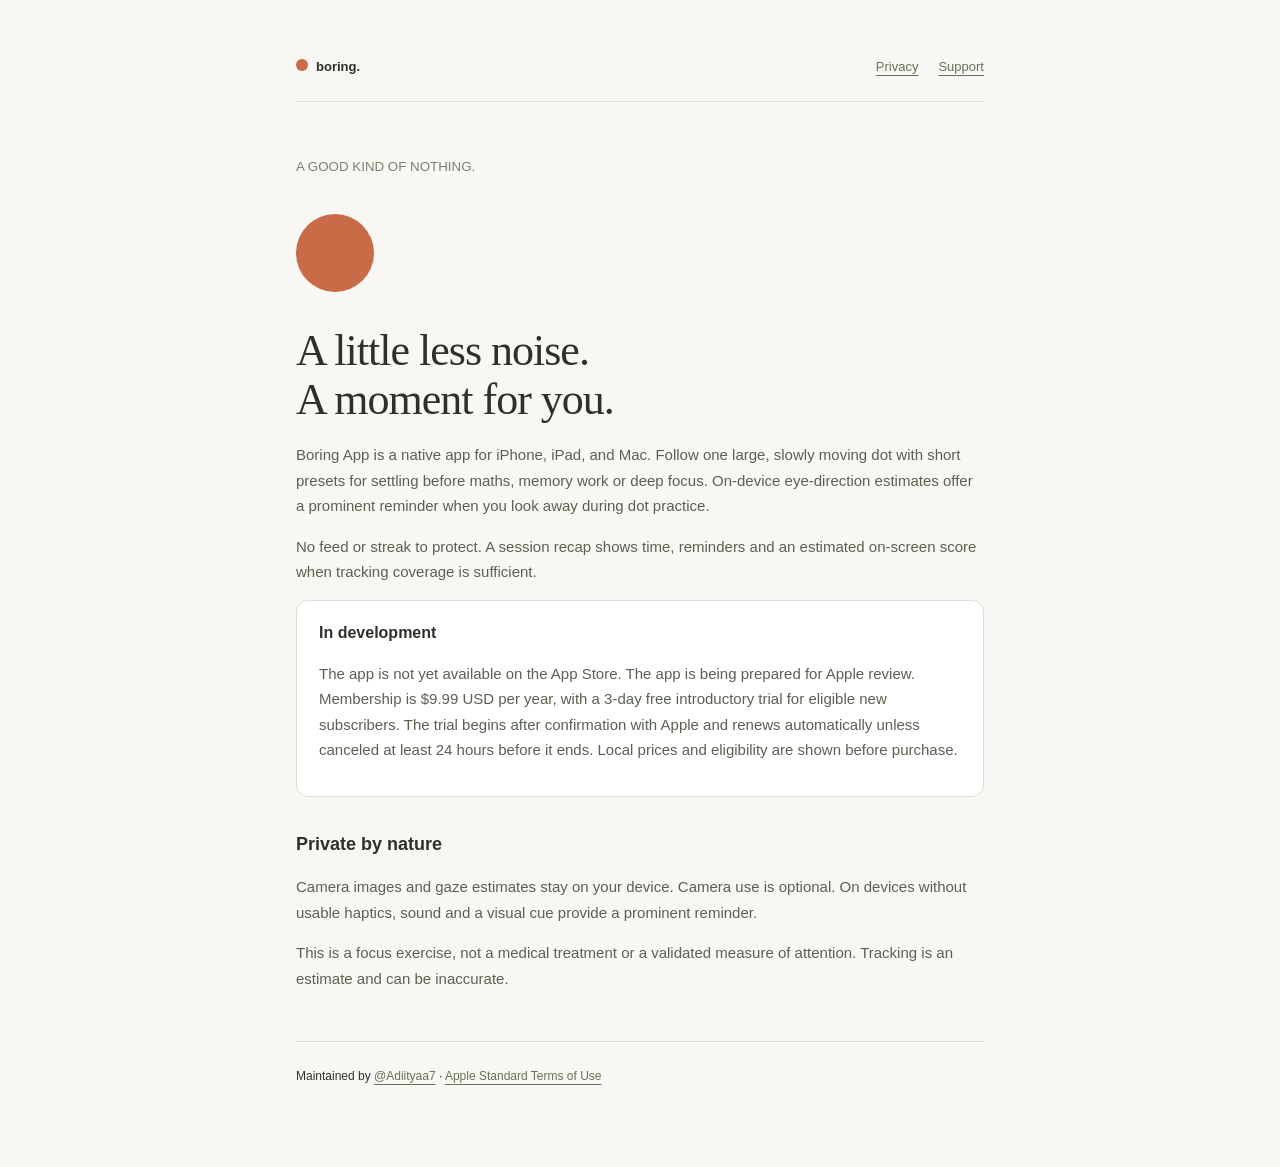
<file: index.html>
<!doctype html><html lang="en"><head><meta charset="utf-8"><meta name="viewport" content="width=device-width,initial-scale=1"><title>Boring App — Native focus practice</title><meta name="description" content="Boring App is a quiet, native focus exercise for iPhone, iPad, and Mac."><link rel="stylesheet" href="style.css"></head><body><nav><a class="brand" href="index.html">boring.</a><a href="privacy.html">Privacy</a><a href="support.html">Support</a></nav><small>A GOOD KIND OF NOTHING.</small><div class="dot"></div><h1>A little less noise.<br>A moment for you.</h1><p>Boring App is a native app for iPhone, iPad, and Mac. Follow one large, slowly moving dot with short presets for settling before maths, memory work or deep focus. On-device eye-direction estimates offer a prominent reminder when you look away during dot practice.</p><p>No feed or streak to protect. A session recap shows time, reminders and an estimated on-screen score when tracking coverage is sufficient.</p><div class="note"><strong>In development</strong><p>The app is not yet available on the App Store. The app is being prepared for Apple review. Membership is $9.99 USD per year, with a 3-day free introductory trial for eligible new subscribers. The trial begins after confirmation with Apple and renews automatically unless canceled at least 24 hours before it ends. Local prices and eligibility are shown before purchase.</p></div><h2>Private by nature</h2><p>Camera images and gaze estimates stay on your device. Camera use is optional. On devices without usable haptics, sound and a visual cue provide a prominent reminder.</p><p>This is a focus exercise, not a medical treatment or a validated measure of attention. Tracking is an estimate and can be inaccurate.</p><footer>Maintained by <a href="https://github.com/Adiityaa7">@Adiityaa7</a> · <a href="https://www.apple.com/legal/internet-services/itunes/dev/stdeula/">Apple Standard Terms of Use</a></footer></body></html>
</file>
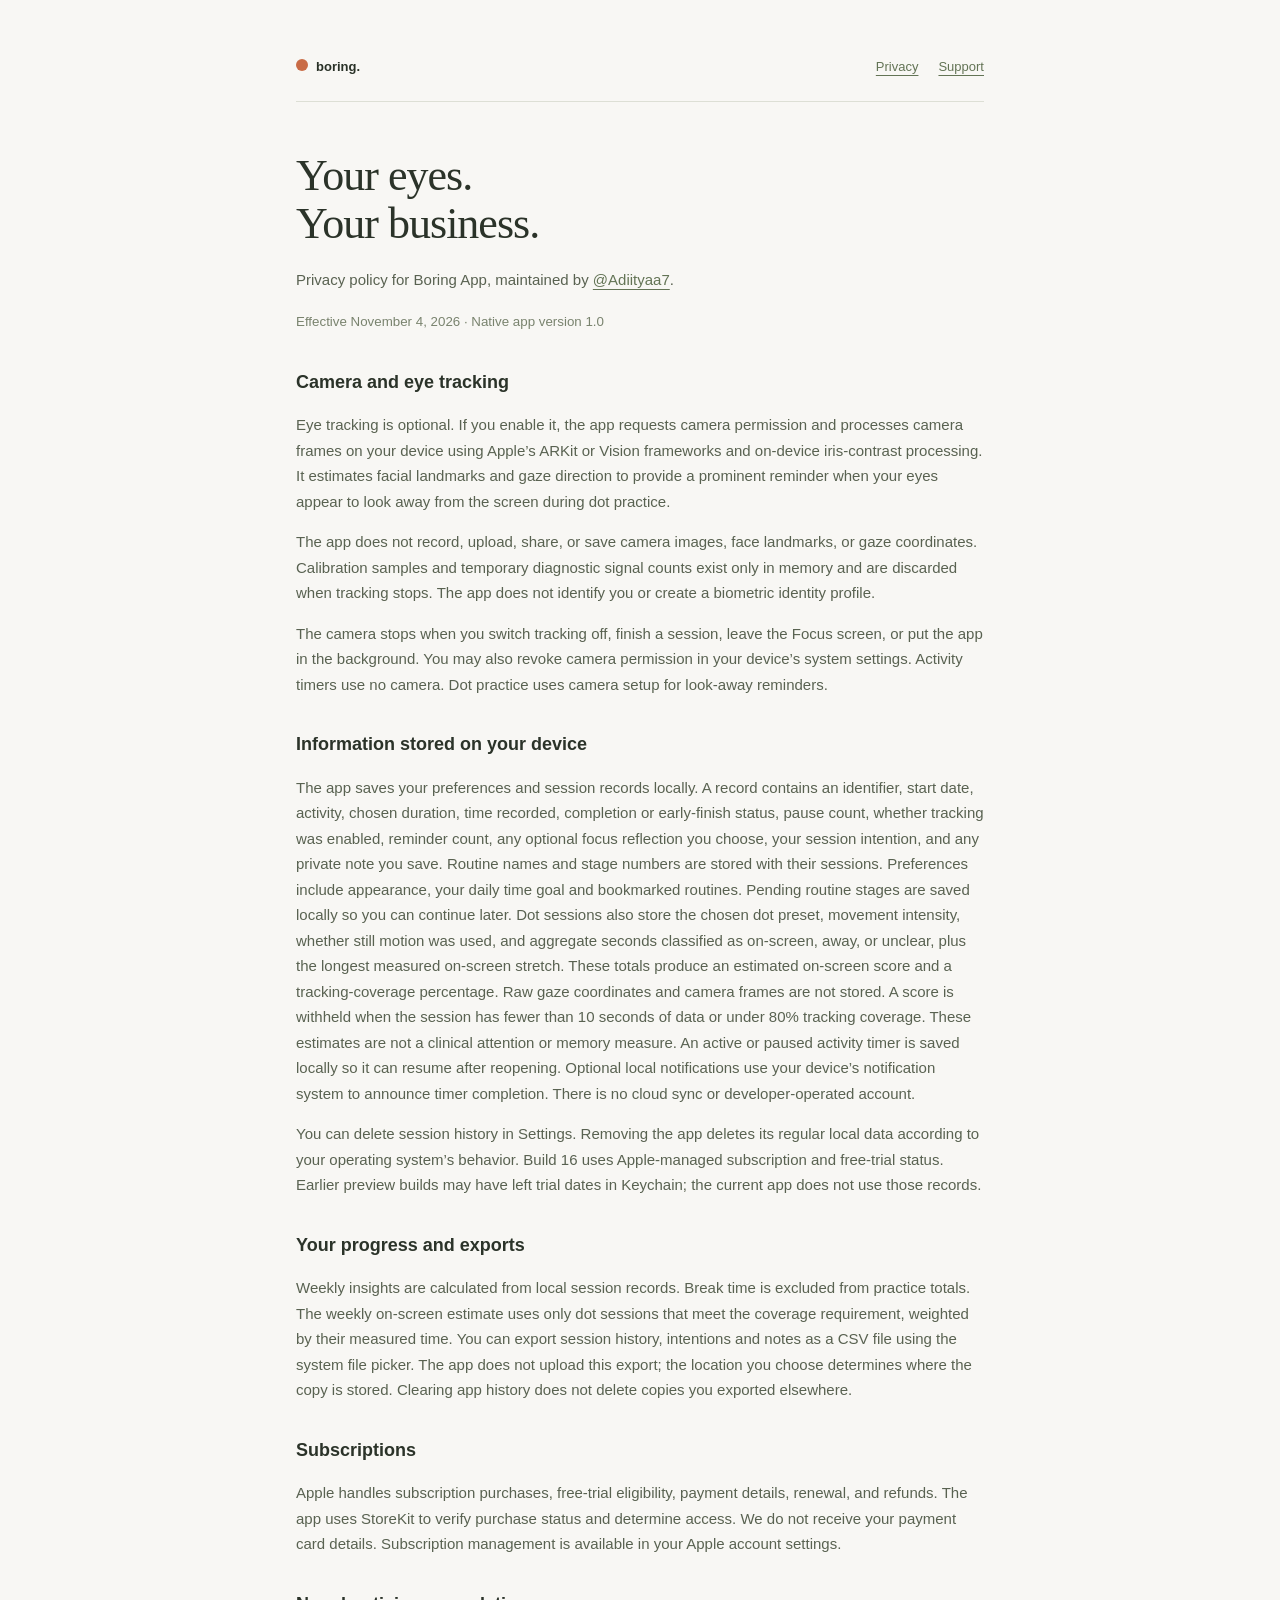
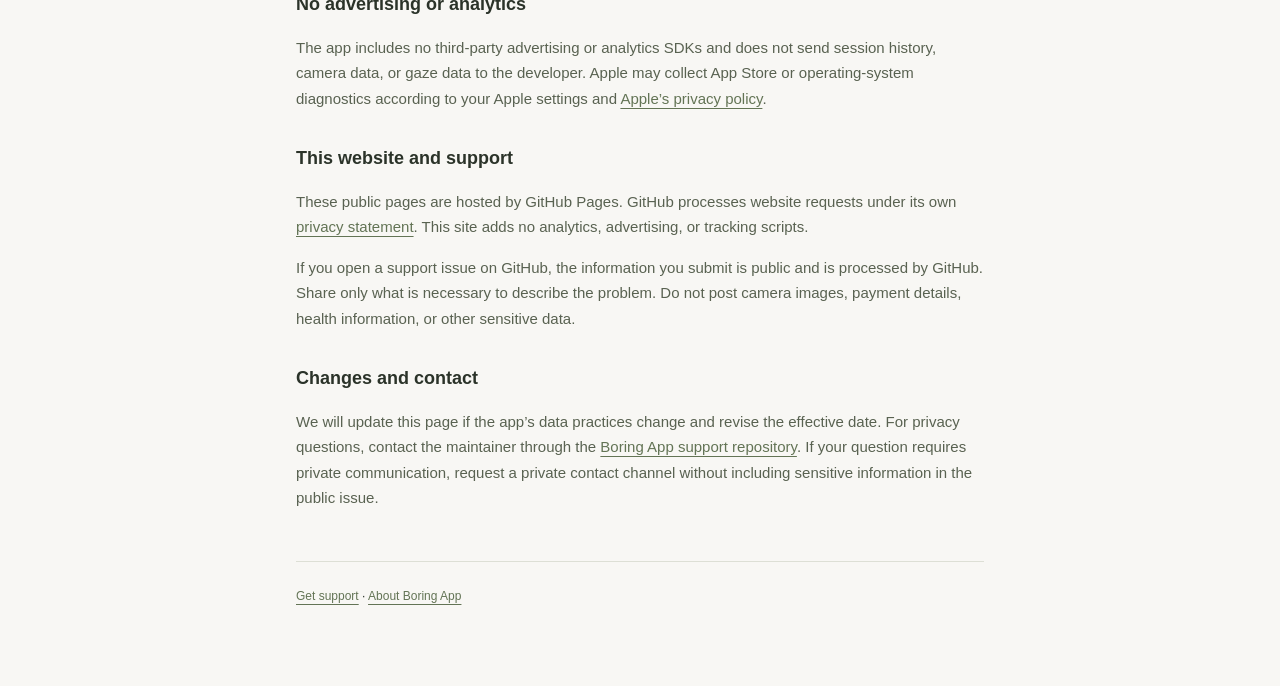
<file: privacy.html>
<!doctype html><html lang="en"><head><meta charset="utf-8"><meta name="viewport" content="width=device-width,initial-scale=1"><title>Boring App — Privacy policy</title><link rel="stylesheet" href="style.css"></head><body><nav><a class="brand" href="index.html">boring.</a><a href="privacy.html" aria-current="page">Privacy</a><a href="support.html">Support</a></nav><h1>Your eyes.<br>Your business.</h1><p>Privacy policy for Boring App, maintained by <a href="https://github.com/Adiityaa7">@Adiityaa7</a>.</p><small>Effective November 4, 2026 · Native app version 1.0</small><h2>Camera and eye tracking</h2><p>Eye tracking is optional. If you enable it, the app requests camera permission and processes camera frames on your device using Apple’s ARKit or Vision frameworks and on-device iris-contrast processing. It estimates facial landmarks and gaze direction to provide a prominent reminder when your eyes appear to look away from the screen during dot practice.</p><p>The app does not record, upload, share, or save camera images, face landmarks, or gaze coordinates. Calibration samples and temporary diagnostic signal counts exist only in memory and are discarded when tracking stops. The app does not identify you or create a biometric identity profile.</p><p>The camera stops when you switch tracking off, finish a session, leave the Focus screen, or put the app in the background. You may also revoke camera permission in your device’s system settings. Activity timers use no camera. Dot practice uses camera setup for look-away reminders.</p><h2>Information stored on your device</h2><p>The app saves your preferences and session records locally. A record contains an identifier, start date, activity, chosen duration, time recorded, completion or early-finish status, pause count, whether tracking was enabled, reminder count, any optional focus reflection you choose, your session intention, and any private note you save. Routine names and stage numbers are stored with their sessions. Preferences include appearance, your daily time goal and bookmarked routines. Pending routine stages are saved locally so you can continue later. Dot sessions also store the chosen dot preset, movement intensity, whether still motion was used, and aggregate seconds classified as on-screen, away, or unclear, plus the longest measured on-screen stretch. These totals produce an estimated on-screen score and a tracking-coverage percentage. Raw gaze coordinates and camera frames are not stored. A score is withheld when the session has fewer than 10 seconds of data or under 80% tracking coverage. These estimates are not a clinical attention or memory measure. An active or paused activity timer is saved locally so it can resume after reopening. Optional local notifications use your device’s notification system to announce timer completion. There is no cloud sync or developer-operated account.</p><p>You can delete session history in Settings. Removing the app deletes its regular local data according to your operating system’s behavior. Build 16 uses Apple-managed subscription and free-trial status. Earlier preview builds may have left trial dates in Keychain; the current app does not use those records.</p><h2>Your progress and exports</h2><p>Weekly insights are calculated from local session records. Break time is excluded from practice totals. The weekly on-screen estimate uses only dot sessions that meet the coverage requirement, weighted by their measured time. You can export session history, intentions and notes as a CSV file using the system file picker. The app does not upload this export; the location you choose determines where the copy is stored. Clearing app history does not delete copies you exported elsewhere.</p><h2>Subscriptions</h2><p>Apple handles subscription purchases, free-trial eligibility, payment details, renewal, and refunds. The app uses StoreKit to verify purchase status and determine access. We do not receive your payment card details. Subscription management is available in your Apple account settings.</p><h2>No advertising or analytics</h2><p>The app includes no third-party advertising or analytics SDKs and does not send session history, camera data, or gaze data to the developer. Apple may collect App Store or operating-system diagnostics according to your Apple settings and <a href="https://www.apple.com/legal/privacy/">Apple’s privacy policy</a>.</p><h2>This website and support</h2><p>These public pages are hosted by GitHub Pages. GitHub processes website requests under its own <a href="https://docs.github.com/en/site-policy/privacy-policies/github-general-privacy-statement">privacy statement</a>. This site adds no analytics, advertising, or tracking scripts.</p><p>If you open a support issue on GitHub, the information you submit is public and is processed by GitHub. Share only what is necessary to describe the problem. Do not post camera images, payment details, health information, or other sensitive data.</p><h2>Changes and contact</h2><p>We will update this page if the app’s data practices change and revise the effective date. For privacy questions, contact the maintainer through the <a href="https://github.com/Adiityaa7/boring-app-support/issues/new">Boring App support repository</a>. If your question requires private communication, request a private contact channel without including sensitive information in the public issue.</p><footer><a href="support.html">Get support</a> · <a href="index.html">About Boring App</a></footer></body></html>
</file>
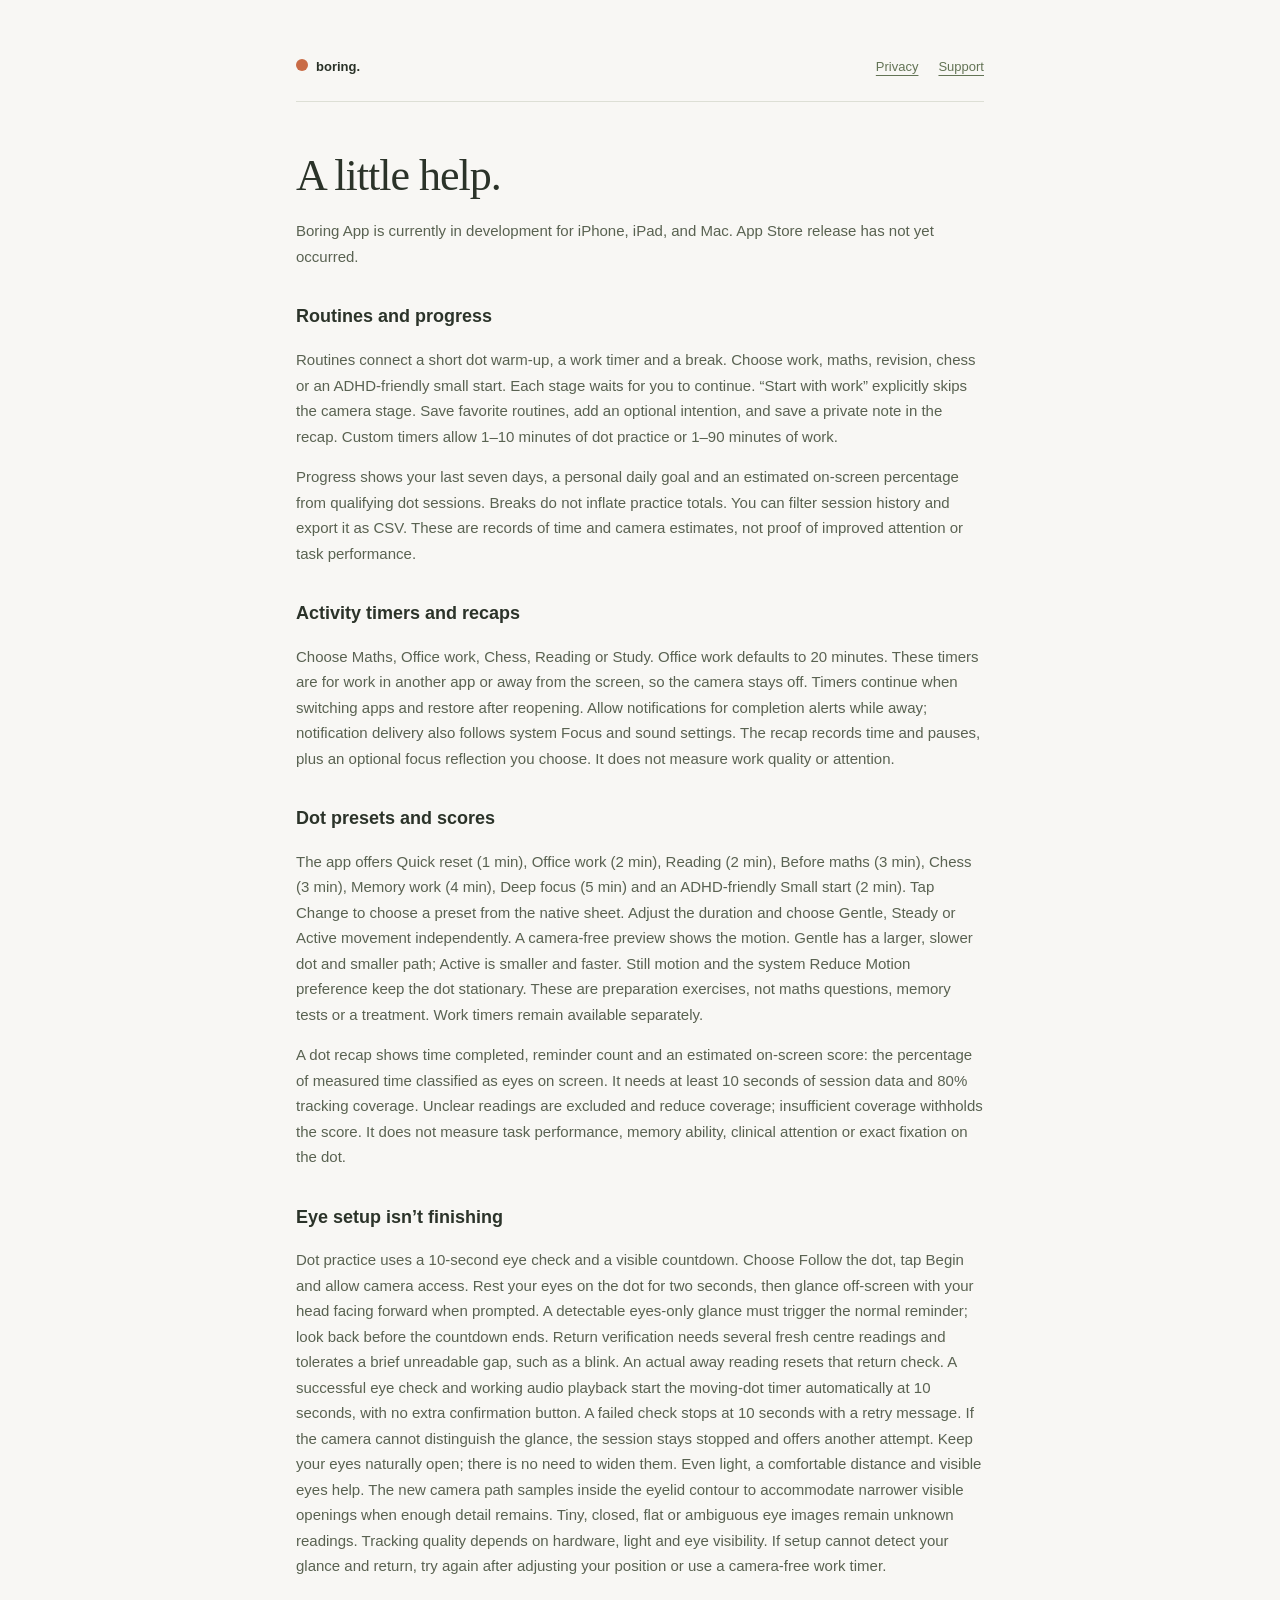
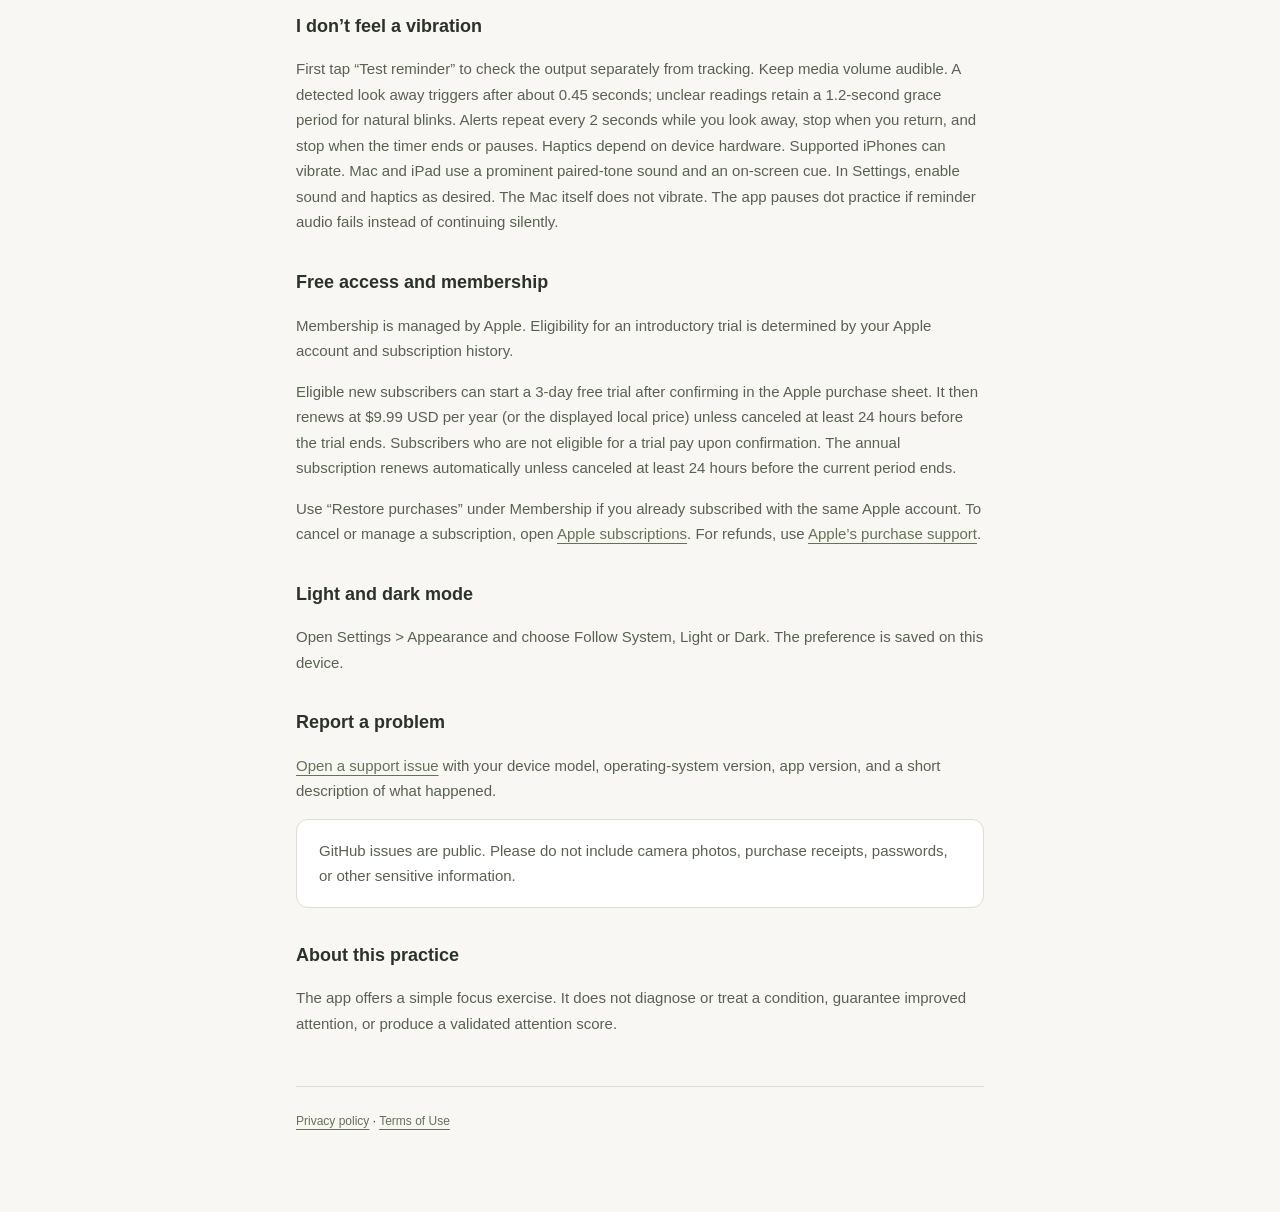
<file: support.html>
<!doctype html><html lang="en"><head><meta charset="utf-8"><meta name="viewport" content="width=device-width,initial-scale=1"><title>Boring App — Support</title><link rel="stylesheet" href="style.css"></head><body><nav><a class="brand" href="index.html">boring.</a><a href="privacy.html">Privacy</a><a href="support.html" aria-current="page">Support</a></nav><h1>A little help.</h1><p>Boring App is currently in development for iPhone, iPad, and Mac. App Store release has not yet occurred.</p><h2>Routines and progress</h2><p>Routines connect a short dot warm-up, a work timer and a break. Choose work, maths, revision, chess or an ADHD-friendly small start. Each stage waits for you to continue. “Start with work” explicitly skips the camera stage. Save favorite routines, add an optional intention, and save a private note in the recap. Custom timers allow 1–10 minutes of dot practice or 1–90 minutes of work.</p><p>Progress shows your last seven days, a personal daily goal and an estimated on-screen percentage from qualifying dot sessions. Breaks do not inflate practice totals. You can filter session history and export it as CSV. These are records of time and camera estimates, not proof of improved attention or task performance.</p><h2>Activity timers and recaps</h2><p>Choose Maths, Office work, Chess, Reading or Study. Office work defaults to 20 minutes. These timers are for work in another app or away from the screen, so the camera stays off. Timers continue when switching apps and restore after reopening. Allow notifications for completion alerts while away; notification delivery also follows system Focus and sound settings. The recap records time and pauses, plus an optional focus reflection you choose. It does not measure work quality or attention.</p><h2>Dot presets and scores</h2><p>The app offers Quick reset (1 min), Office work (2 min), Reading (2 min), Before maths (3 min), Chess (3 min), Memory work (4 min), Deep focus (5 min) and an ADHD-friendly Small start (2 min). Tap Change to choose a preset from the native sheet. Adjust the duration and choose Gentle, Steady or Active movement independently. A camera-free preview shows the motion. Gentle has a larger, slower dot and smaller path; Active is smaller and faster. Still motion and the system Reduce Motion preference keep the dot stationary. These are preparation exercises, not maths questions, memory tests or a treatment. Work timers remain available separately.</p><p>A dot recap shows time completed, reminder count and an estimated on-screen score: the percentage of measured time classified as eyes on screen. It needs at least 10 seconds of session data and 80% tracking coverage. Unclear readings are excluded and reduce coverage; insufficient coverage withholds the score. It does not measure task performance, memory ability, clinical attention or exact fixation on the dot.</p><h2>Eye setup isn’t finishing</h2><p>Dot practice uses a 10-second eye check and a visible countdown. Choose Follow the dot, tap Begin and allow camera access. Rest your eyes on the dot for two seconds, then glance off-screen with your head facing forward when prompted. A detectable eyes-only glance must trigger the normal reminder; look back before the countdown ends. Return verification needs several fresh centre readings and tolerates a brief unreadable gap, such as a blink. An actual away reading resets that return check. A successful eye check and working audio playback start the moving-dot timer automatically at 10 seconds, with no extra confirmation button. A failed check stops at 10 seconds with a retry message. If the camera cannot distinguish the glance, the session stays stopped and offers another attempt. Keep your eyes naturally open; there is no need to widen them. Even light, a comfortable distance and visible eyes help. The new camera path samples inside the eyelid contour to accommodate narrower visible openings when enough detail remains. Tiny, closed, flat or ambiguous eye images remain unknown readings. Tracking quality depends on hardware, light and eye visibility. If setup cannot detect your glance and return, try again after adjusting your position or use a camera-free work timer.</p><h2>I don’t feel a vibration</h2><p>First tap “Test reminder” to check the output separately from tracking. Keep media volume audible. A detected look away triggers after about 0.45 seconds; unclear readings retain a 1.2-second grace period for natural blinks. Alerts repeat every 2 seconds while you look away, stop when you return, and stop when the timer ends or pauses. Haptics depend on device hardware. Supported iPhones can vibrate. Mac and iPad use a prominent paired-tone sound and an on-screen cue. In Settings, enable sound and haptics as desired. The Mac itself does not vibrate. The app pauses dot practice if reminder audio fails instead of continuing silently.</p><h2>Free access and membership</h2><p>Membership is managed by Apple. Eligibility for an introductory trial is determined by your Apple account and subscription history.</p><p>Eligible new subscribers can start a 3-day free trial after confirming in the Apple purchase sheet. It then renews at $9.99 USD per year (or the displayed local price) unless canceled at least 24 hours before the trial ends. Subscribers who are not eligible for a trial pay upon confirmation. The annual subscription renews automatically unless canceled at least 24 hours before the current period ends.</p><p>Use “Restore purchases” under Membership if you already subscribed with the same Apple account. To cancel or manage a subscription, open <a href="https://apps.apple.com/account/subscriptions">Apple subscriptions</a>. For refunds, use <a href="https://reportaproblem.apple.com/">Apple’s purchase support</a>.</p><h2>Light and dark mode</h2><p>Open Settings &gt; Appearance and choose Follow System, Light or Dark. The preference is saved on this device.</p><h2>Report a problem</h2><p><a href="https://github.com/Adiityaa7/boring-app-support/issues/new">Open a support issue</a> with your device model, operating-system version, app version, and a short description of what happened.</p><p class="note">GitHub issues are public. Please do not include camera photos, purchase receipts, passwords, or other sensitive information.</p><h2>About this practice</h2><p>The app offers a simple focus exercise. It does not diagnose or treat a condition, guarantee improved attention, or produce a validated attention score.</p><footer><a href="privacy.html">Privacy policy</a> · <a href="https://www.apple.com/legal/internet-services/itunes/dev/stdeula/">Terms of Use</a></footer></body></html>
</file>
<file: style.css>
:root{font-family:-apple-system,BlinkMacSystemFont,"Segoe UI",sans-serif;color:#2b3329;background:#f8f7f4;line-height:1.7}*{box-sizing:border-box}body{max-width:740px;margin:0 auto;padding:56px 26px 80px}a{color:#637455;text-underline-offset:4px}nav{display:flex;gap:20px;font-size:13px;border-bottom:1px solid #dddfd5;padding-bottom:23px;margin-bottom:50px}.brand{margin-right:auto;color:#293127;text-decoration:none;font-weight:650}.brand:before{content:"";display:inline-block;width:12px;height:12px;background:#c96b46;border-radius:50%;margin-right:8px}h1{font-family:Georgia,serif;font-weight:400;font-size:44px;line-height:1.1;letter-spacing:-1px;margin:0 0 18px}h2{font-size:18px;margin:32px 0 10px}p,li{font-size:15px;color:#596251}small{color:#79836e}footer{border-top:1px solid #dddfd5;margin-top:50px;padding-top:24px;font-size:12px}.dot{width:78px;height:78px;border-radius:50%;background:#c96b46;margin:35px 0}.note{padding:18px 22px;border:1px solid #dcdfd1;border-radius:12px;background:#fff}button{font:inherit} @media(max-width:480px){body{padding-top:30px}nav{gap:12px}h1{font-size:36px}}
</file>
